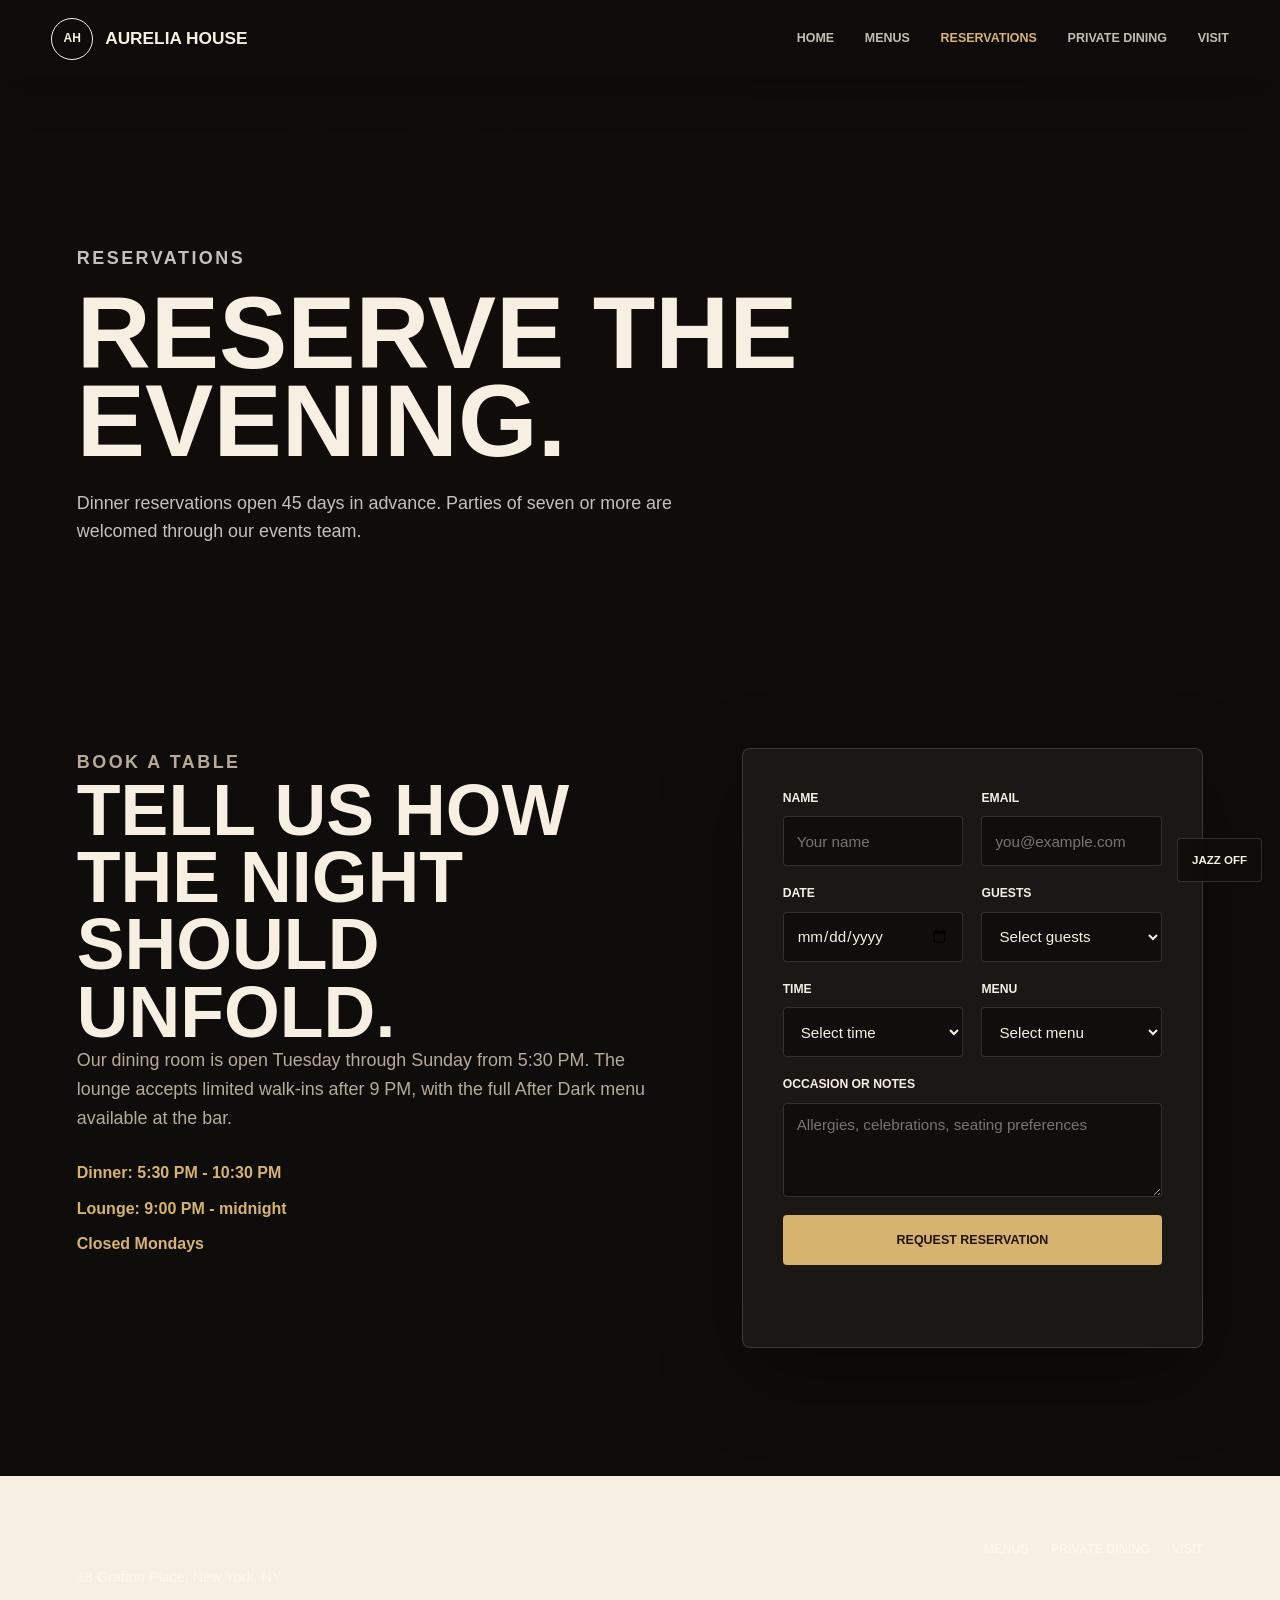
<file: reservations.html>
<!DOCTYPE html>
<html lang="en">
<head>
  <meta charset="UTF-8">
  <meta name="viewport" content="width=device-width, initial-scale=1.0">
  <title>Reservations | Aurelia House</title>
  <meta name="description" content="Reserve a table at Aurelia House for tasting menus, lounge dining, celebrations, and private events.">
  <link rel="preconnect" href="https://images.unsplash.com">
  <link href="https://api.fontshare.com/v2/css?f[]=clash-display@400,500,600,700&display=swap" rel="stylesheet">
  <link rel="stylesheet" href="styles.css">
</head>
<body>
  <header class="site-header light" data-header>
    <a class="brand" href="index.html" aria-label="Aurelia House home"><span class="brand-mark">AH</span><span>Aurelia House</span></a>
    <button class="nav-toggle" type="button" aria-label="Open navigation" aria-expanded="false" data-nav-toggle><span></span><span></span></button>
    <nav class="site-nav" data-nav>
      <a href="index.html">Home</a>
      <a href="menus.html">Menus</a>
      <a class="active" href="reservations.html">Reservations</a>
      <a href="private-dining.html">Private Dining</a>
      <a href="visit.html">Visit</a>
    </nav>
  </header>

  <main>
    <section class="page-hero reservation-hero">
      <div>
        <p class="eyebrow">Reservations</p>
        <h1>Reserve the evening.</h1>
        <p>Dinner reservations open 45 days in advance. Parties of seven or more are welcomed through our events team.</p>
      </div>
    </section>

    <section class="section-pad reservation-page">
      <div class="reservation-copy">
        <p class="section-label">Book A Table</p>
        <h2>Tell us how the night should unfold.</h2>
        <p>Our dining room is open Tuesday through Sunday from 5:30 PM. The lounge accepts limited walk-ins after 9 PM, with the full After Dark menu available at the bar.</p>
        <div class="hours-list">
          <span>Dinner: 5:30 PM - 10:30 PM</span>
          <span>Lounge: 9:00 PM - midnight</span>
          <span>Closed Mondays</span>
        </div>
      </div>

      <form class="reservation-form" data-reservation-form>
        <label>
          Name
          <input type="text" name="name" placeholder="Your name" required>
        </label>
        <label>
          Email
          <input type="email" name="email" placeholder="you@example.com" required>
        </label>
        <label>
          Date
          <input type="date" name="date" required>
        </label>
        <label>
          Guests
          <select name="guests" required>
            <option value="">Select guests</option>
            <option>2 guests</option>
            <option>3 guests</option>
            <option>4 guests</option>
            <option>5 guests</option>
            <option>6 guests</option>
            <option>7+ guests</option>
          </select>
        </label>
        <label>
          Time
          <select name="time" required>
            <option value="">Select time</option>
            <option>5:30 PM</option>
            <option>6:45 PM</option>
            <option>8:00 PM</option>
            <option>9:15 PM</option>
          </select>
        </label>
        <label>
          Menu
          <select name="menu" required>
            <option value="">Select menu</option>
            <option>Grand Tasting</option>
            <option>Garden Atelier</option>
            <option>After Dark</option>
          </select>
        </label>
        <label class="wide">
          Occasion or notes
          <textarea name="notes" rows="4" placeholder="Allergies, celebrations, seating preferences"></textarea>
        </label>
        <button class="button button-primary" type="submit">Request Reservation</button>
        <p class="form-status" role="status" data-form-status></p>
      </form>
    </section>
  </main>

  <footer class="site-footer">
    <div><a class="brand footer-brand" href="index.html"><span class="brand-mark">AH</span><span>Aurelia House</span></a><p>18 Grafton Place, New York, NY</p></div>
    <div class="footer-links"><a href="menus.html">Menus</a><a href="private-dining.html">Private Dining</a><a href="visit.html">Visit</a></div>
  </footer>
  <script src="script.js"></script>
</body>
</html>
</file>
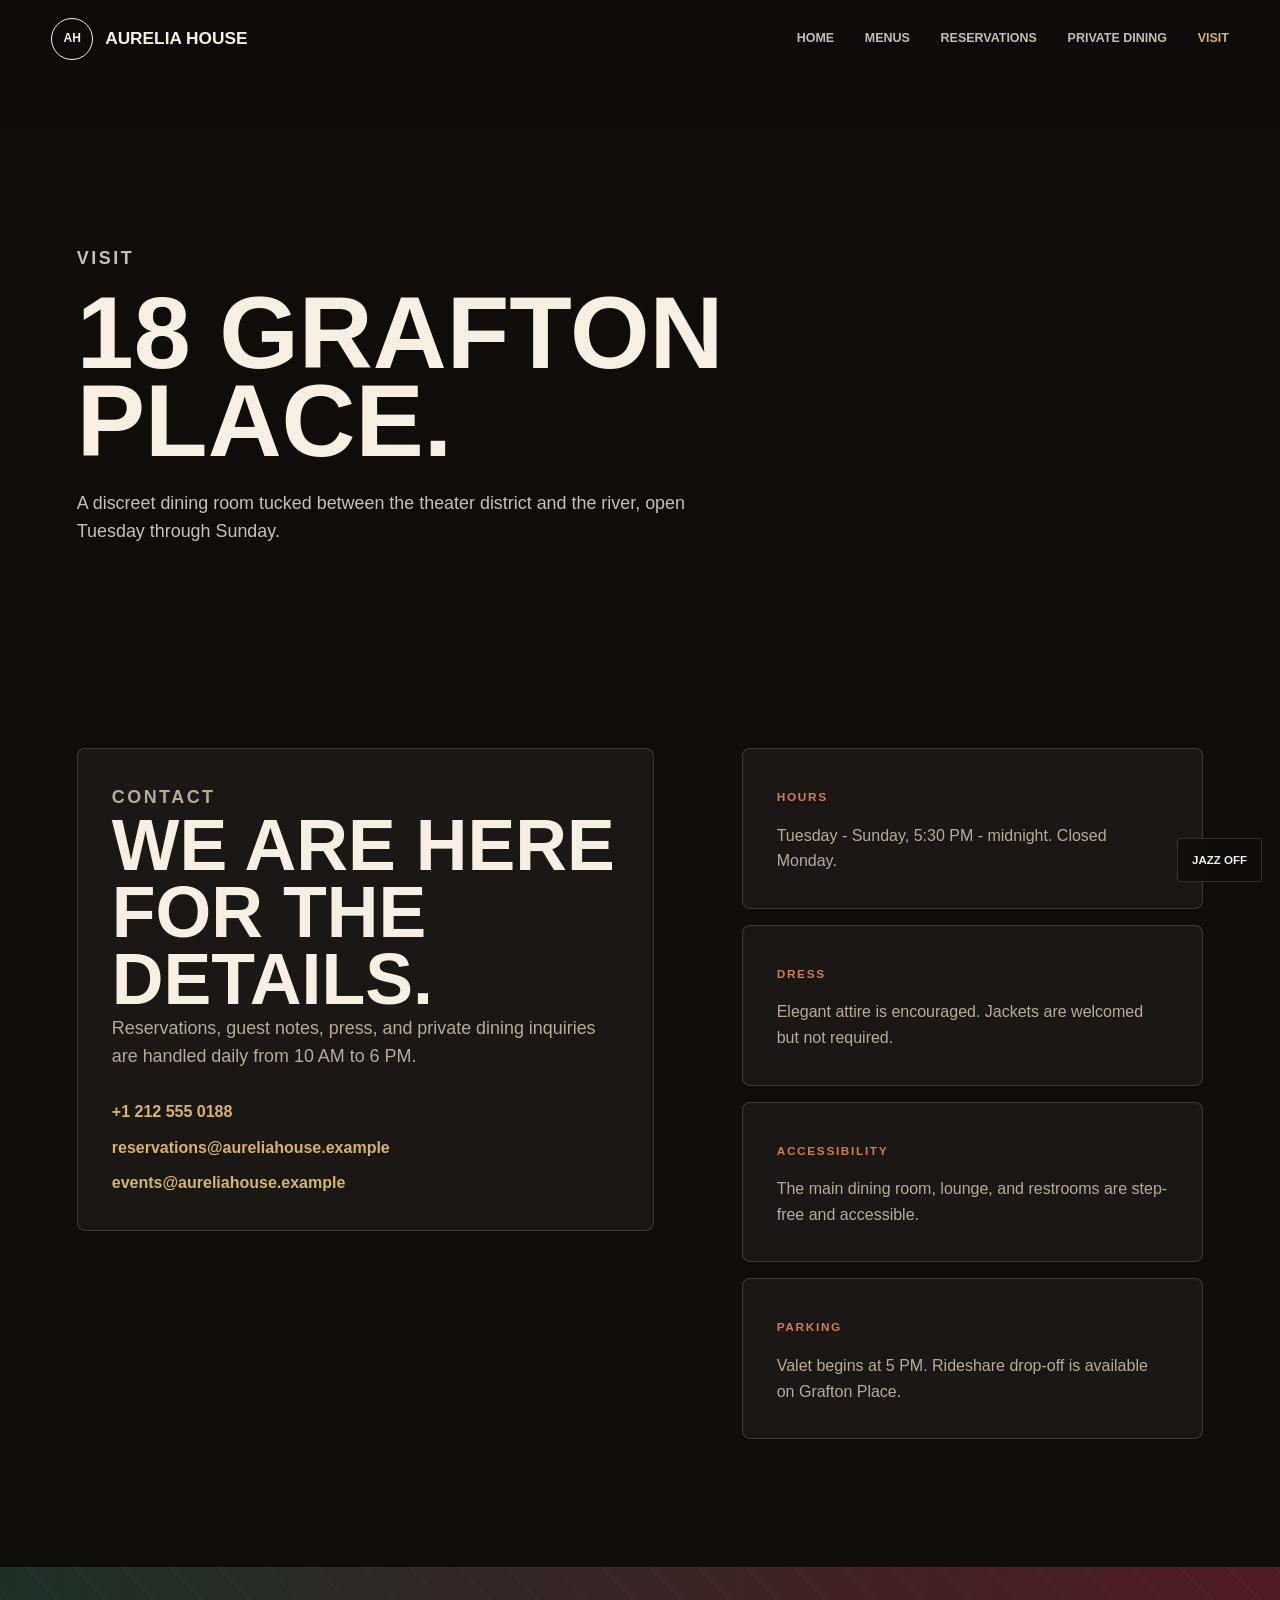
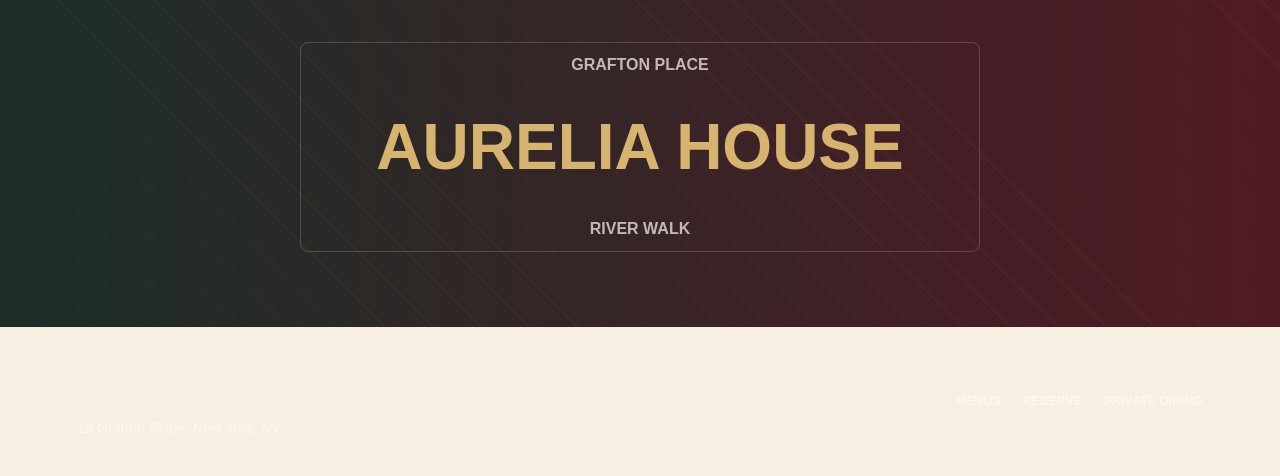
<file: visit.html>
<!DOCTYPE html>
<html lang="en">
<head>
  <meta charset="UTF-8">
  <meta name="viewport" content="width=device-width, initial-scale=1.0">
  <title>Visit | Aurelia House</title>
  <meta name="description" content="Find Aurelia House hours, location, contact information, dress code, accessibility, and guest details.">
  <link rel="preconnect" href="https://images.unsplash.com">
  <link href="https://api.fontshare.com/v2/css?f[]=clash-display@400,500,600,700&display=swap" rel="stylesheet">
  <link rel="stylesheet" href="styles.css">
</head>
<body>
  <header class="site-header light" data-header>
    <a class="brand" href="index.html" aria-label="Aurelia House home"><span class="brand-mark">AH</span><span>Aurelia House</span></a>
    <button class="nav-toggle" type="button" aria-label="Open navigation" aria-expanded="false" data-nav-toggle><span></span><span></span></button>
    <nav class="site-nav" data-nav>
      <a href="index.html">Home</a>
      <a href="menus.html">Menus</a>
      <a href="reservations.html">Reservations</a>
      <a href="private-dining.html">Private Dining</a>
      <a class="active" href="visit.html">Visit</a>
    </nav>
  </header>

  <main>
    <section class="page-hero visit-hero">
      <div>
        <p class="eyebrow">Visit</p>
        <h1>18 Grafton Place.</h1>
        <p>A discreet dining room tucked between the theater district and the river, open Tuesday through Sunday.</p>
      </div>
    </section>

    <section class="section-pad visit-grid">
      <div class="contact-card">
        <p class="section-label">Contact</p>
        <h2>We are here for the details.</h2>
        <p>Reservations, guest notes, press, and private dining inquiries are handled daily from 10 AM to 6 PM.</p>
        <div class="contact-list">
          <a href="tel:+12125550188">+1 212 555 0188</a>
          <a href="mailto:reservations@aureliahouse.example">reservations@aureliahouse.example</a>
          <a href="mailto:events@aureliahouse.example">events@aureliahouse.example</a>
        </div>
      </div>

      <div class="info-stack">
        <article><span>Hours</span><p>Tuesday - Sunday, 5:30 PM - midnight. Closed Monday.</p></article>
        <article><span>Dress</span><p>Elegant attire is encouraged. Jackets are welcomed but not required.</p></article>
        <article><span>Accessibility</span><p>The main dining room, lounge, and restrooms are step-free and accessible.</p></article>
        <article><span>Parking</span><p>Valet begins at 5 PM. Rideshare drop-off is available on Grafton Place.</p></article>
      </div>
    </section>

    <section class="map-band" aria-label="Aurelia House neighborhood map">
      <div>
        <span>Grafton Place</span>
        <strong>Aurelia House</strong>
        <span>River Walk</span>
      </div>
    </section>
  </main>

  <footer class="site-footer">
    <div><a class="brand footer-brand" href="index.html"><span class="brand-mark">AH</span><span>Aurelia House</span></a><p>18 Grafton Place, New York, NY</p></div>
    <div class="footer-links"><a href="menus.html">Menus</a><a href="reservations.html">Reserve</a><a href="private-dining.html">Private Dining</a></div>
  </footer>
  <script src="script.js"></script>
</body>
</html>
</file>
<file: styles.css>
:root {
  --ink: #f7efe2;
  --coal: #161311;
  --paper: #0f0d0b;
  --cream: #f7efe2;
  --clay: #d37a58;
  --wine: #7a2234;
  --forest: #11251e;
  --brass: #d6b36f;
  --sage: #a7b099;
  --smoke: #b8aa98;
  --panel: #1b1714;
  --panel-deep: #231d18;
  --line: rgba(247, 239, 226, 0.15);
  --light-line: rgba(255, 250, 241, 0.18);
  --shadow: 0 28px 80px rgba(0, 0, 0, 0.34);
}

* {
  box-sizing: border-box;
}

html {
  scroll-behavior: smooth;
}

body {
  margin: 0;
  background: var(--paper);
  color: var(--ink);
  font-family: "Helic", "Helvetica Neue", Arial, sans-serif;
  line-height: 1.6;
}

body.nav-open {
  overflow: hidden;
}

img {
  display: block;
  max-width: 100%;
}

a {
  color: inherit;
  text-decoration: none;
}

h1,
h2,
h3,
.brand,
.button,
.section-label,
.eyebrow,
.site-nav,
.footer-links,
.tab-button {
  font-family: "Clash Display", "Helic", "Helvetica Neue", Arial, sans-serif;
}

h1,
h2,
h3 {
  text-transform: uppercase;
}

h1,
h2,
h3,
p {
  margin: 0;
}

h1 {
  max-width: 980px;
  font-size: clamp(4.25rem, 10vw, 10.5rem);
  font-weight: 700;
  letter-spacing: 0;
  line-height: 0.86;
}

h2 {
  font-size: clamp(2.35rem, 5.6vw, 5.4rem);
  font-weight: 700;
  line-height: 0.94;
}

h3 {
  font-size: clamp(1.35rem, 2.1vw, 2rem);
  font-weight: 700;
  line-height: 1.02;
}

.site-header {
  position: fixed;
  inset: 0 0 auto;
  z-index: 50;
  display: flex;
  align-items: center;
  justify-content: space-between;
  gap: 24px;
  padding: 18px clamp(18px, 4vw, 58px);
  color: var(--cream);
  transition: background 180ms ease, color 180ms ease, box-shadow 180ms ease;
}

.site-header.light,
.site-header.is-scrolled {
  background: rgba(15, 13, 11, 0.92);
  color: var(--cream);
  box-shadow: 0 12px 40px rgba(0, 0, 0, 0.22);
  backdrop-filter: blur(18px);
}

.brand {
  display: inline-flex;
  align-items: center;
  gap: 12px;
  font-size: 1.08rem;
  font-weight: 800;
  text-transform: uppercase;
}

.brand-mark {
  display: grid;
  width: 42px;
  height: 42px;
  place-items: center;
  border: 1px solid currentColor;
  border-radius: 50%;
  font-size: 0.75rem;
}

.site-nav {
  display: flex;
  align-items: center;
  gap: clamp(16px, 2.4vw, 34px);
  font-size: 0.78rem;
  font-weight: 800;
  letter-spacing: 0;
  text-transform: uppercase;
}

.site-nav a {
  position: relative;
  opacity: 0.78;
}

.site-nav a.active,
.site-nav a:hover {
  color: var(--brass);
  opacity: 1;
}

.nav-toggle {
  display: none;
}

.hero,
.page-hero {
  position: relative;
  display: grid;
  min-height: 92vh;
  overflow: hidden;
  color: var(--cream);
}

.hero {
  align-items: end;
  padding: 140px clamp(20px, 6vw, 86px) 46px;
}

.hero-media,
.hero-shade {
  position: absolute;
  inset: 0;
}

.hero-media {
  background: url("https://images.unsplash.com/photo-1517248135467-4c7edcad34c4?auto=format&fit=crop&w=1900&q=88") center / cover;
  transform: scale(1.02);
}

.hero-shade {
  background:
    linear-gradient(90deg, rgba(16, 12, 9, 0.88), rgba(16, 12, 9, 0.42) 56%, rgba(16, 12, 9, 0.18)),
    linear-gradient(0deg, rgba(16, 12, 9, 0.78), rgba(16, 12, 9, 0.08) 52%);
}

.hero-content {
  position: relative;
  z-index: 1;
  max-width: 930px;
}

.eyebrow,
.section-label {
  color: var(--brass);
  font-size: 0.76rem;
  font-weight: 800;
  letter-spacing: 0.14em;
  text-transform: uppercase;
}

.eyebrow {
  margin-bottom: 16px;
}

.hero-copy,
.page-hero p,
.split-copy p,
.section-heading > p,
.feature-panel p,
.reservation-copy p,
.private-copy p,
.contact-card p {
  max-width: 650px;
  color: rgba(255, 250, 241, 0.76);
  font-size: clamp(1.02rem, 1.4vw, 1.22rem);
}

.hero-copy {
  margin-top: 28px;
}

.hero-actions {
  display: flex;
  flex-wrap: wrap;
  gap: 14px;
  margin-top: 34px;
}

.button {
  display: inline-flex;
  min-height: 50px;
  align-items: center;
  justify-content: center;
  border: 1px solid transparent;
  border-radius: 4px;
  padding: 13px 22px;
  font-size: 0.78rem;
  font-weight: 800;
  text-transform: uppercase;
  cursor: pointer;
  transition: transform 180ms ease, background 180ms ease, border-color 180ms ease;
}

.button:hover {
  transform: translateY(-2px);
}

.button-primary {
  background: var(--brass);
  color: #20150d;
}

.button-secondary {
  border-color: rgba(255, 250, 241, 0.45);
  color: var(--cream);
}

.hero-bar {
  position: relative;
  z-index: 1;
  display: flex;
  flex-wrap: wrap;
  gap: 14px 28px;
  margin-top: 74px;
  padding-top: 20px;
  border-top: 1px solid var(--light-line);
  color: rgba(255, 250, 241, 0.76);
  font-family: "Clash Display", "Helic", "Helvetica Neue", Arial, sans-serif;
  font-size: 0.78rem;
  font-weight: 800;
  text-transform: uppercase;
}

.section-pad {
  padding: clamp(72px, 10vw, 132px) clamp(20px, 6vw, 86px);
}

.intro {
  background:
    linear-gradient(135deg, rgba(15, 13, 11, 0.96), rgba(31, 25, 20, 0.96)),
    radial-gradient(circle at 78% 22%, rgba(211, 122, 88, 0.15), transparent 34%);
}

.split-copy,
.section-heading,
.reservation-page,
.private-page,
.visit-grid {
  display: grid;
  grid-template-columns: minmax(0, 1fr) minmax(300px, 0.8fr);
  gap: clamp(34px, 7vw, 88px);
  align-items: end;
}

.split-copy p,
.reservation-copy p,
.private-copy p,
.contact-card p {
  color: var(--smoke);
}

.feature-band {
  display: grid;
  grid-template-columns: minmax(0, 1fr) minmax(320px, 0.92fr);
  min-height: 720px;
  background: var(--forest);
  color: var(--cream);
}

.feature-image {
  min-height: 430px;
  background-position: center;
  background-size: cover;
}

.home-kitchen {
  background-image: url("https://images.unsplash.com/photo-1577219491135-ce391730fb2c?auto=format&fit=crop&w=1400&q=88");
}

.feature-panel {
  display: flex;
  flex-direction: column;
  justify-content: center;
  padding: clamp(42px, 7vw, 88px);
}

.feature-panel h2 {
  margin-top: 14px;
}

.stat-grid,
.pairing-grid {
  display: grid;
  grid-template-columns: repeat(3, minmax(0, 1fr));
  gap: 14px;
  margin-top: 38px;
}

.stat-grid div,
.pairing-grid div {
  border-top: 1px solid var(--light-line);
  padding-top: 18px;
}

.stat-grid strong,
.pairing-grid strong {
  display: block;
  color: var(--brass);
  font-family: "Clash Display", "Helic", "Helvetica Neue", Arial, sans-serif;
  font-size: 2rem;
  line-height: 1;
}

.stat-grid span,
.pairing-grid span {
  display: block;
  margin-top: 8px;
  color: rgba(255, 250, 241, 0.72);
  font-size: 0.9rem;
}

.section-heading {
  align-items: end;
  margin-bottom: 42px;
}

.section-heading .text-link {
  justify-self: end;
}

.tasting-gallery {
  background: #120f0d;
}

.meal-gallery {
  display: grid;
  grid-template-columns: repeat(4, minmax(0, 1fr));
  gap: 16px;
}

.meal-gallery figure {
  min-width: 0;
  margin: 0;
  overflow: hidden;
  border: 1px solid var(--line);
  border-radius: 8px;
  background: var(--panel);
}

.meal-gallery img {
  width: 100%;
  aspect-ratio: 4 / 5;
  object-fit: cover;
}

.meal-gallery figcaption {
  padding: 16px;
  color: var(--smoke);
  font-size: 0.92rem;
}

.card-grid {
  display: grid;
  gap: 20px;
}

.card-grid.three {
  grid-template-columns: repeat(3, minmax(0, 1fr));
}

.dining-card,
.service-card,
.contact-card,
.info-stack article {
  background: var(--panel);
  border: 1px solid var(--line);
  border-radius: 8px;
}

.dining-card {
  overflow: hidden;
  box-shadow: var(--shadow);
}

.dining-card img {
  width: 100%;
  aspect-ratio: 1.08 / 1;
  object-fit: cover;
}

.dining-card div,
.service-card,
.contact-card,
.info-stack article {
  padding: clamp(22px, 3vw, 34px);
}

.dining-card span,
.service-card span,
.info-stack span,
.menu-list span {
  color: var(--clay);
  font-family: "Clash Display", "Helic", "Helvetica Neue", Arial, sans-serif;
  font-size: 0.74rem;
  font-weight: 800;
  letter-spacing: 0.14em;
  text-transform: uppercase;
}

.dining-card h3,
.service-card h3 {
  margin-top: 12px;
}

.dining-card p,
.service-card p,
.info-stack p {
  margin-top: 14px;
  color: var(--smoke);
}

.text-link {
  display: inline-flex;
  width: fit-content;
  align-items: center;
  border-bottom: 1px solid currentColor;
  color: var(--brass);
  font-family: "Clash Display", "Helic", "Helvetica Neue", Arial, sans-serif;
  font-weight: 800;
  text-transform: uppercase;
}

.cta-band,
.wine-band {
  display: flex;
  align-items: end;
  justify-content: space-between;
  gap: 28px;
  padding: clamp(58px, 8vw, 96px) clamp(20px, 6vw, 86px);
  background: var(--wine);
  color: var(--cream);
}

.page-hero {
  min-height: 620px;
  align-items: end;
  padding: 150px clamp(20px, 6vw, 86px) 74px;
  background-position: center;
  background-size: cover;
}

.page-hero::before {
  position: absolute;
  inset: 0;
  content: "";
  background: linear-gradient(90deg, rgba(16, 12, 9, 0.86), rgba(16, 12, 9, 0.34)), linear-gradient(0deg, rgba(16, 12, 9, 0.72), transparent 58%);
}

.page-hero > div {
  position: relative;
  z-index: 1;
}

.page-hero h1 {
  font-size: clamp(3.6rem, 8vw, 8rem);
}

.page-hero p {
  margin-top: 24px;
}

.menu-hero {
  background-image: url("https://images.unsplash.com/photo-1550966871-3ed3cdb5ed0c?auto=format&fit=crop&w=1800&q=88");
}

.reservation-hero {
  background-image: url("https://images.unsplash.com/photo-1528605248644-14dd04022da1?auto=format&fit=crop&w=1800&q=88");
}

.private-hero {
  background-image: url("https://images.unsplash.com/photo-1559329007-40df8a9345d8?auto=format&fit=crop&w=1800&q=88");
}

.visit-hero {
  background-image: url("https://images.unsplash.com/photo-1514933651103-005eec06c04b?auto=format&fit=crop&w=1800&q=88");
}

.tab-list {
  display: flex;
  flex-wrap: wrap;
  gap: 10px;
  margin-bottom: 28px;
}

.tab-button {
  min-height: 46px;
  border: 1px solid var(--line);
  border-radius: 4px;
  background: rgba(255, 250, 241, 0.04);
  color: var(--cream);
  padding: 11px 16px;
  font-size: 0.78rem;
  font-weight: 800;
  text-transform: uppercase;
  cursor: pointer;
}

.tab-button.active {
  background: var(--brass);
  color: #15110e;
}

.menu-panel {
  display: none;
  grid-template-columns: minmax(0, 0.62fr) minmax(320px, 1.18fr);
  gap: clamp(34px, 7vw, 86px);
  padding: clamp(30px, 5vw, 58px);
  background: var(--panel);
  border: 1px solid var(--line);
  border-radius: 8px;
}

.menu-panel.active {
  display: grid;
}

.menu-panel h2 {
  margin-top: 10px;
}

.menu-panel > div:first-child p:last-child {
  margin-top: 20px;
  color: var(--smoke);
}

.menu-list {
  display: grid;
  gap: 18px;
}

.menu-list p {
  display: grid;
  gap: 4px;
  border-bottom: 1px solid var(--line);
  padding-bottom: 18px;
  color: var(--smoke);
}

.visual-menu {
  grid-template-columns: repeat(2, minmax(0, 1fr));
}

.visual-menu article {
  min-width: 0;
  overflow: hidden;
  border: 1px solid var(--line);
  border-radius: 8px;
  background: var(--panel-deep);
}

.visual-menu img {
  width: 100%;
  aspect-ratio: 16 / 11;
  object-fit: cover;
}

.visual-menu p {
  border-bottom: 0;
  padding: 16px;
}

.music-toggle {
  position: fixed;
  right: 18px;
  bottom: 18px;
  z-index: 70;
  display: inline-flex;
  min-height: 44px;
  align-items: center;
  border: 1px solid var(--line);
  border-radius: 4px;
  background: rgba(15, 13, 11, 0.84);
  color: var(--cream);
  font-family: "Clash Display", "Helic", "Helvetica Neue", Arial, sans-serif;
  font-size: 0.72rem;
  font-weight: 700;
  padding: 10px 14px;
  text-transform: uppercase;
  backdrop-filter: blur(16px);
  cursor: pointer;
}

.music-toggle.is-playing {
  border-color: rgba(214, 179, 111, 0.58);
  color: var(--brass);
}

.wine-band {
  background: var(--coal);
}

.reservation-page {
  align-items: start;
}

.hours-list,
.contact-list {
  display: grid;
  gap: 10px;
  margin-top: 28px;
  color: var(--brass);
  font-family: "Clash Display", "Helic", "Helvetica Neue", Arial, sans-serif;
  font-weight: 800;
}

.reservation-form {
  display: grid;
  grid-template-columns: repeat(2, minmax(0, 1fr));
  gap: 18px;
  padding: clamp(24px, 4vw, 40px);
  background: var(--panel);
  border: 1px solid var(--line);
  border-radius: 8px;
  box-shadow: var(--shadow);
}

.reservation-form label {
  display: grid;
  gap: 8px;
  font-family: "Clash Display", "Helic", "Helvetica Neue", Arial, sans-serif;
  font-size: 0.76rem;
  font-weight: 800;
  text-transform: uppercase;
}

.reservation-form input,
.reservation-form select,
.reservation-form textarea {
  width: 100%;
  min-height: 50px;
  border: 1px solid var(--line);
  border-radius: 4px;
  background: #100e0c;
  color: var(--cream);
  font: 500 0.95rem "Helic", "Helvetica Neue", Arial, sans-serif;
  padding: 12px 13px;
}

.reservation-form textarea {
  resize: vertical;
}

.reservation-form .wide,
.reservation-form button,
.form-status {
  grid-column: 1 / -1;
}

.reservation-form button {
  width: 100%;
}

.form-status {
  min-height: 24px;
  color: var(--brass);
  font-weight: 700;
}

.image-pair {
  display: grid;
  grid-template-columns: 0.78fr 1fr;
  gap: 18px;
  align-items: end;
}

.image-pair img {
  width: 100%;
  object-fit: cover;
  box-shadow: var(--shadow);
}

.image-pair img:first-child {
  aspect-ratio: 3 / 4;
}

.image-pair img:last-child {
  aspect-ratio: 4 / 5;
  margin-bottom: 52px;
}

.dark-section {
  background: var(--ink);
  color: var(--cream);
}

.dark-section .service-card {
  background: var(--panel-deep);
  border-color: var(--light-line);
}

.dark-section .service-card p,
.dark-section .section-heading > p {
  color: rgba(255, 250, 241, 0.68);
}

.visit-grid {
  align-items: start;
}

.info-stack {
  display: grid;
  gap: 16px;
}

.map-band {
  min-height: 360px;
  display: grid;
  place-items: center;
  padding: 40px 20px;
  background:
    linear-gradient(90deg, rgba(32, 55, 47, 0.78), rgba(100, 29, 43, 0.76)),
    repeating-linear-gradient(45deg, rgba(255, 250, 241, 0.13) 0 1px, transparent 1px 34px),
    #12100e;
  color: var(--cream);
}

.map-band div {
  display: grid;
  width: min(680px, 100%);
  min-height: 210px;
  place-items: center;
  border: 1px solid var(--light-line);
  border-radius: 8px;
}

.map-band strong {
  color: var(--brass);
  font-family: "Clash Display", "Helic", "Helvetica Neue", Arial, sans-serif;
  font-size: clamp(2rem, 5vw, 4.5rem);
  text-transform: uppercase;
}

.map-band span {
  color: rgba(255, 250, 241, 0.7);
  font-family: "Clash Display", "Helic", "Helvetica Neue", Arial, sans-serif;
  font-weight: 800;
  text-transform: uppercase;
}

.site-footer {
  display: flex;
  align-items: center;
  justify-content: space-between;
  gap: 28px;
  padding: 36px clamp(20px, 6vw, 86px);
  background: var(--ink);
  color: rgba(255, 250, 241, 0.76);
}

.footer-brand {
  color: var(--cream);
}

.site-footer p {
  margin-top: 12px;
  font-size: 0.9rem;
}

.footer-links {
  display: flex;
  flex-wrap: wrap;
  gap: 22px;
  font-size: 0.78rem;
  font-weight: 800;
  text-transform: uppercase;
}

@media (max-width: 960px) {
  .nav-toggle {
    position: relative;
    z-index: 60;
    display: grid;
    width: 44px;
    height: 44px;
    place-items: center;
    border: 1px solid currentColor;
    border-radius: 50%;
    background: transparent;
    color: inherit;
  }

  .nav-toggle span {
    display: block;
    width: 18px;
    height: 2px;
    background: currentColor;
  }

  .site-nav {
    position: fixed;
    inset: 0;
    display: grid;
    place-content: center;
    gap: 24px;
    background: var(--ink);
    color: var(--cream);
    font-size: 1rem;
    opacity: 0;
    pointer-events: none;
    transform: translateY(-8px);
    transition: opacity 180ms ease, transform 180ms ease;
  }

  .nav-open .site-nav {
    opacity: 1;
    pointer-events: auto;
    transform: translateY(0);
  }

  .split-copy,
  .section-heading,
  .feature-band,
  .reservation-page,
  .private-page,
  .visit-grid,
  .menu-panel {
    grid-template-columns: 1fr;
  }

  .section-heading .text-link {
    justify-self: start;
  }

  .card-grid.three,
  .stat-grid,
  .pairing-grid,
  .meal-gallery {
    grid-template-columns: 1fr;
  }

  .feature-band {
    min-height: auto;
  }
}

@media (max-width: 640px) {
  .site-header {
    padding: 14px 18px;
  }

  .brand {
    font-size: 0.96rem;
  }

  .brand-mark {
    width: 38px;
    height: 38px;
  }

  .hero {
    min-height: 94vh;
    padding: 116px 20px 38px;
  }

  h1 {
    font-size: clamp(4rem, 20vw, 6rem);
  }

  .hero-actions,
  .hero-actions .button,
  .cta-band .button {
    width: 100%;
  }

  .page-hero {
    min-height: 560px;
    padding: 126px 20px 54px;
  }

  .page-hero h1 {
    font-size: clamp(3rem, 16vw, 5.2rem);
  }

  .cta-band,
  .wine-band,
  .site-footer {
    align-items: flex-start;
    flex-direction: column;
  }

  .reservation-form {
    grid-template-columns: 1fr;
  }

  .image-pair {
    grid-template-columns: 1fr;
  }

  .visual-menu {
    grid-template-columns: 1fr;
  }

  .image-pair img:last-child {
    margin-bottom: 0;
  }
}
</file>
